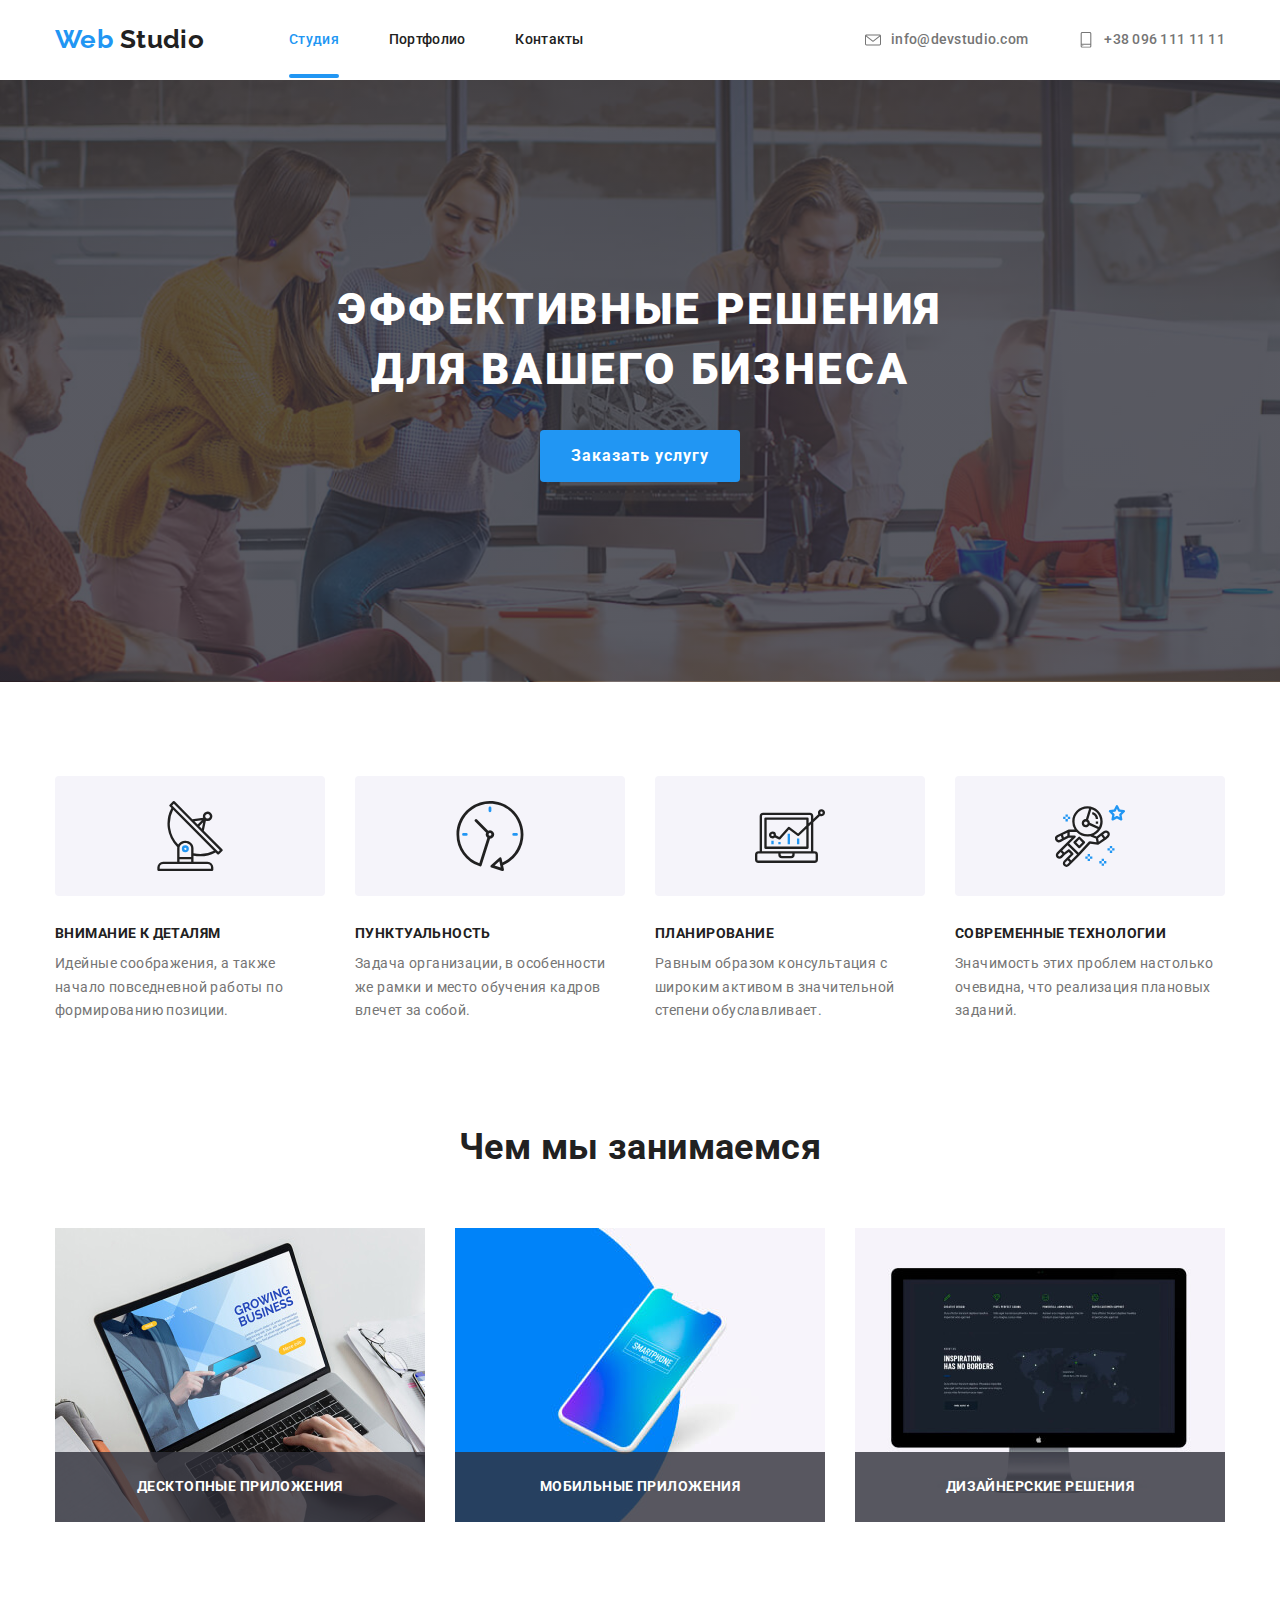
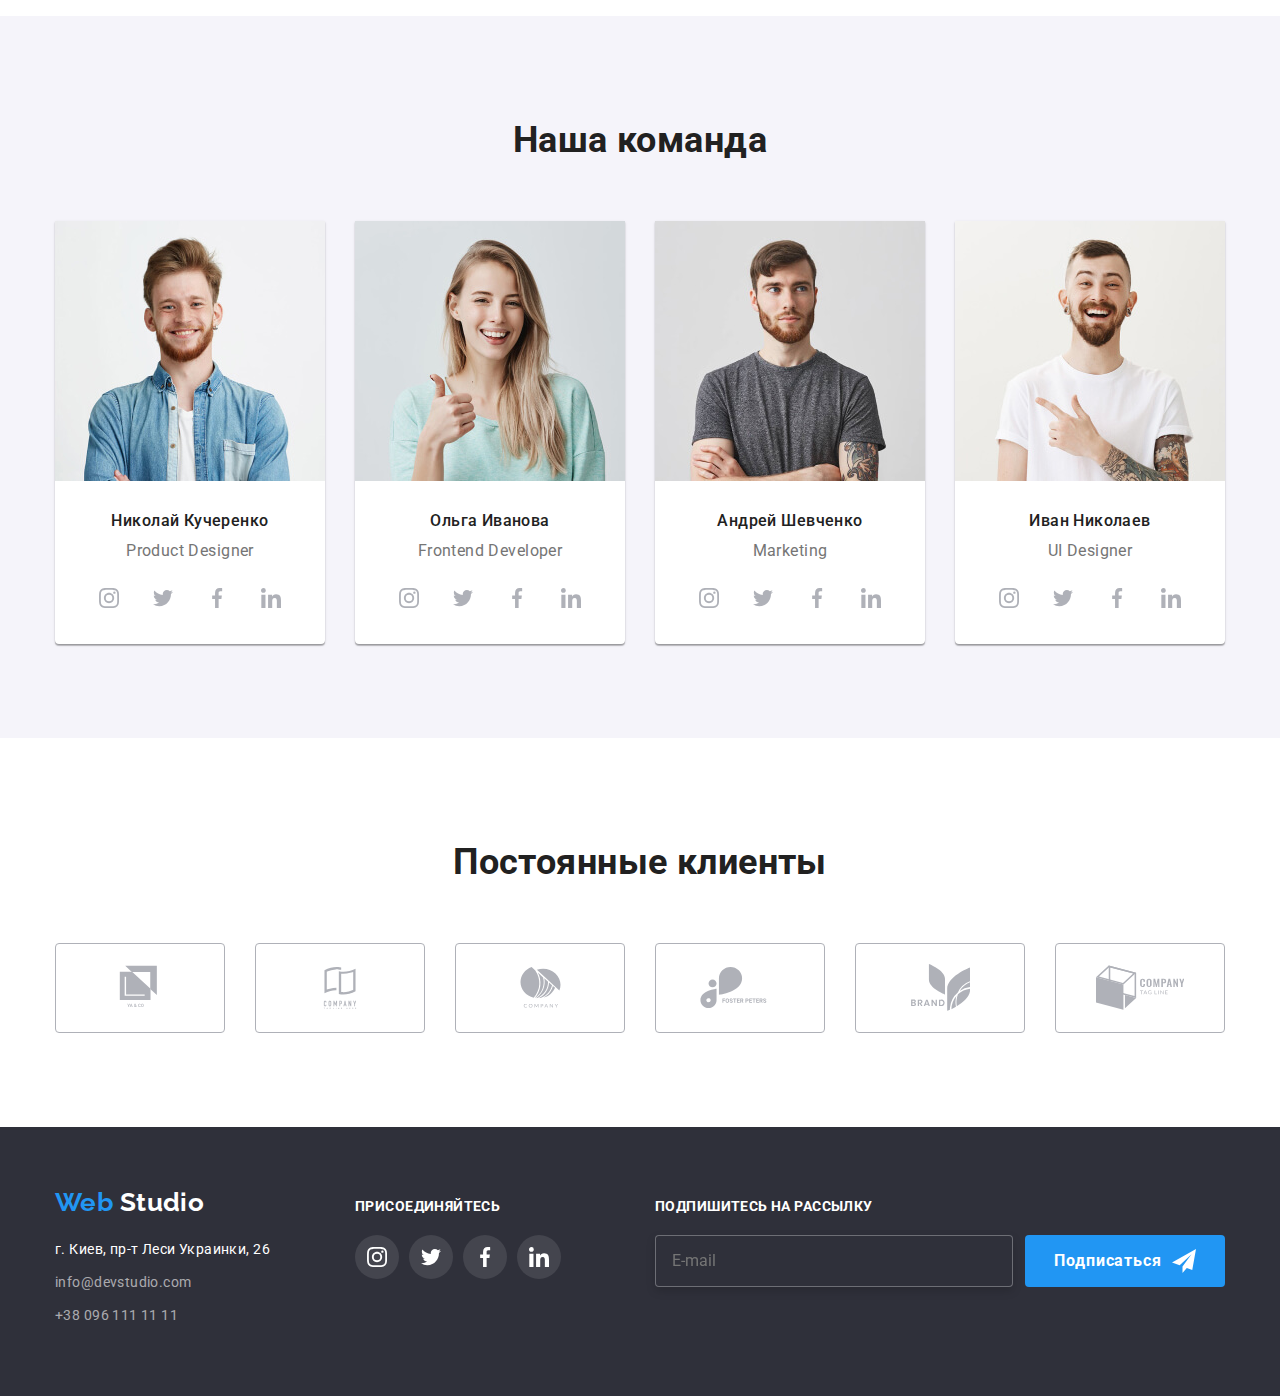
<file: index.html>
<!DOCTYPE html>
<html lang="ru">
<head>
    <meta charset="UTF-8">
    <meta name="viewport" content="width=device-width, initial-scale=1.0">
    <title>WebStudio</title>
    <link href="https://fonts.googleapis.com/css2?family=Raleway:wght@700&family=Roboto:wght@400;500;700&display=swap"
        rel="stylesheet">
    <link rel="stylesheet" href="./css/normalize.css">
    <link rel="stylesheet" href="./css/styles.css">
</head>
<body>
    <!-- неизменная шапка сайта -->
    <header>
    
        <div class="container header">
    
            <a href="" class="logo"><span class="part-first">Web</span><span class="part-second"> Studio</span></a>
    
            <nav class="navigation">
                <ul class="nav list">
                    <li class="nav-item"><a class="active-page" href="./index.html">Студия</a></li>
                    <li class="nav-item"><a class="" href="./portfolio.html">Портфолио</a></li>
                    <li class="nav-item"><a class="" href="./contacts.html">Контакты</a></li>
                </ul>
            </nav>
    
            <ul class="contacts list contacts-container">
                <li class="contact-item"><a href="mailto:info@devstudio.com">
                        <svg class="contact-icon">
                            <use href="./images/sprite.svg#icon-envelope"></use>
                        </svg>info@devstudio.com</a></li>
                <li class="contact-item"><a href="tel:00380961111111">
                        <svg class="contact-icon">
                            <use href="./images/sprite.svg#icon-smartphone"></use>
                        </svg>+38 096 111 11 11</a></li>
            </ul>
    
        </div>
    
    </header>

    <main>
        <!-- герой -->
        <section class="section">
            <div class="hero">
                <h1>Эффективные решения<br> для вашего бизнеса</h1>
                <button class="btn" type="button" data-open-modal> Заказать услугу</button>
            </div>
        </section>
        
        <!-- наши преимущества -->
        <section class="advantages section">
           <div class="container">
                <h2 hidden>Наши преимущества</h2> <!-- заголовок будет невидимым, но должен существовать -->
                <ul class="advantages-list list">
                    <li class="advantages-list-item">
                        <div class="adventages-icon">
                            <svg width=70 height=70>
                                <use href="./images/sprite.svg#icon-antenna"></use>
                            </svg>
                        </div>
                        <h3>Внимание к деталям</h3>
                        <p>Идейные соображения, а также начало повседневной работы по формированию позиции.</p>
                    </li>
                    <li class="advantages-list-item">
                        <div class="adventages-icon">
                            <svg width=70 height=70>
                                <use href="./images/sprite.svg#icon-clock"></use>
                            </svg>
                        </div>
                        <h3>Пунктуальность</h3>
                        <p>Задача организации, в особенности же рамки и место обучения кадров влечет за собой.</p>
                    </li>
                    <li class="advantages-list-item">
                        <div class="adventages-icon">
                            <svg width=70 height=70>
                                <use href="./images/sprite.svg#icon-diagram"></use>
                            </svg>
                        </div>
                        <h3>Планирование</h3>
                        <p>Равным образом консультация с широким активом в значительной степени обуславливает.</p>
                    </li>
                    <li class="advantages-list-item">
                        <div class="adventages-icon">
                            <svg width=70 height=70>
                                <use href="./images/sprite.svg#icon-astronaut"></use>
                            </svg>
                        </div>
                        <h3>Современные технологии</h3>
                        <p>Значимость этих проблем настолько очевидна, что реализация плановых заданий.</p>
                    </li>
                </ul>
           </div>
        </section>

        <!-- Чем мы занимаемся -->
        <section class="activities section">
            <div class="container">
                <h2 class="section-title">Чем мы занимаемся</h2>
                <ul class="activities-list list">
                    <li class="activities-list-item">
                        <h3>Десктопные приложения</h3>
                        <img src="./images/laptop1.jpg" alt="пк" width="370" height="294">
                    </li>
                    <li class="activities-list-item">
                        <h3>Мобильные приложения</h3>
                        <img src="./images/phone2.jpg" alt="мобильный телефон" width="370" height="294">
                    </li>
                    <li class="activities-list-item">
                        <h3>Дизайнерские решения</h3>
                        <img src="./images/monitor3.jpg" alt="монитор" width="370" height="294">
                    </li>
                </ul>
            </div>
    
        </section>

        <!-- Наша команда -->
        <section class="team section">
            <div class="container">
                <h2 class="section-title">Наша команда</h2>
                <ul class="our-team-list list">
                    <li class="our-team-list-item">
                        <img src="./images/person1.jpg" alt="фото Кучеренко" width="270" height="260">
                        <h3>Николай Кучеренко</h3>
                        <p>Product Designer</p>
                        <ul class="sm-list list link">
                            <li class="sm-list-item">
                                <a class="sm-list-item-icon" href="" aria-label="insta icon">
                                    <svg class="item-icon">
                                        <use href="./images/sprite.svg#icon-instagram"></use>
                                    </svg>
                            </a></li>
                            <li class="sm-list-item">
                                <a class="sm-list-item-icon" href="" aria-label="twitter icon">
                                <svg class="item-icon">
                                    <use href="./images/sprite.svg#icon-twitter"></use>
                                </svg>
                            </a></li>
                            <li class="sm-list-item">
                                <a class="sm-list-item-icon" href="" aria-label="facebook icon">
                                <svg class="item-icon">
                                    <use href="./images/sprite.svg#icon-facebook"></use>
                                </svg>
                            </a></li>
                            <li class="sm-list-item">
                                <a class="sm-list-item-icon" href="" aria-label="linkedin icon">
                                <svg class="item-icon">
                                    <use href="./images/sprite.svg#icon-linkedin"></use>
                                </svg>
                            </a></li>
                        </ul>
                    </li>
                    <li class="our-team-list-item">
                        <img src="./images/person2.jpg" alt="фото Иванова" width="270" height="260">
                        <h3>Ольга Иванова</h3>
                        <p>Frontend Developer</p>
                        <ul class="sm-list list link">
                            <li class="sm-list-item">
                                <a class="sm-list-item-icon" href="" aria-label="insta icon">
                                    <svg class="item-icon">
                                        <use href="./images/sprite.svg#icon-instagram"></use>
                                    </svg>
                                </a></li>
                            <li class="sm-list-item">
                                <a class="sm-list-item-icon" href="" aria-label="twitter icon">
                                    <svg class="item-icon" >
                                        <use href="./images/sprite.svg#icon-twitter"></use>
                                    </svg>
                                </a></li>
                            <li class="sm-list-item">
                                <a class="sm-list-item-icon" href="" aria-label="facebook icon">
                                    <svg class="item-icon">
                                        <use href="./images/sprite.svg#icon-facebook"></use>
                                    </svg>
                                </a></li>
                            <li class="sm-list-item">
                                <a class="sm-list-item-icon" href="" aria-label="linkedin icon">
                                    <svg class="item-icon">
                                        <use href="./images/sprite.svg#icon-linkedin"></use>
                                    </svg>
                                </a></li>
                        </ul>
                    </li>
                    <li class="our-team-list-item">
                        <img src="./images/person3.jpg" alt="фото Шевченко" width="270" height="260">
                        <h3>Андрей Шевченко</h3>
                        <p>Marketing</p>
                        <ul class="sm-list list link">
                            <li class="sm-list-item">
                                <a class="sm-list-item-icon" href="" aria-label="insta icon">
                                    <svg class="item-icon">
                                        <use href="./images/sprite.svg#icon-instagram"></use>
                                    </svg>
                                </a></li>
                            <li class="sm-list-item">
                                <a class="sm-list-item-icon" href="" aria-label="twitter icon">
                                    <svg class="item-icon">
                                        <use href="./images/sprite.svg#icon-twitter"></use>
                                    </svg>
                                </a></li>
                            <li class="sm-list-item">
                                <a class="sm-list-item-icon" href="" aria-label="facebook icon">
                                    <svg class="item-icon">
                                        <use href="./images/sprite.svg#icon-facebook"></use>
                                    </svg>
                                </a></li>
                            <li class="sm-list-item">
                                <a class="sm-list-item-icon" href="" aria-label="linkedin icon">
                                    <svg class="item-icon">
                                        <use href="./images/sprite.svg#icon-linkedin"></use>
                                    </svg>
                                </a></li>
                        </ul>
                    </li>
                    <li class="our-team-list-item">
                        <img src="./images/person4.jpg" alt="фото Николаев" width="270" height="260">
                        <h3>Иван Николаев</h3>
                        <p>UI Designer</p>
                        <ul class="sm-list list link">
                            <li class="sm-list-item">
                                <a class="sm-list-item-icon" href="" aria-label="insta icon">
                                    <svg class="item-icon">
                                        <use href="./images/sprite.svg#icon-instagram"></use>
                                    </svg>
                                </a></li>
                            <li class="sm-list-item">
                                <a class="sm-list-item-icon" href="" aria-label="twitter icon">
                                    <svg class="item-icon">
                                        <use href="./images/sprite.svg#icon-twitter"></use>
                                    </svg>
                                </a></li>
                            <li class="sm-list-item">
                                <a class="sm-list-item-icon" href="" aria-label="facebook icon">
                                    <svg class="item-icon">
                                        <use href="./images/sprite.svg#icon-facebook"></use>
                                    </svg>
                                </a></li>
                            <li class="sm-list-item">
                                <a class="sm-list-item-icon" href="" aria-label="linkedin icon">
                                    <svg class="item-icon">
                                        <use href="./images/sprite.svg#icon-linkedin"></use>
                                    </svg>
                                </a></li>
                        </ul>
                    </li>
                </ul>
            </div>
        </section>

        <!-- Постоянные клиенты -->
        <section class="clients section">
            <div class="container">
                <h2 class="section-title">Постоянные клиенты</h2>
                
                <ul class="clients-list list link">
                    <li class="clients-list-item">
                        <a class="client" href="" target="_blank">
                            <svg class="company-logo" width=44.27 height=49.23>
                                <use href="./images/sprite.svg#icon-logo1"></use>
                            </svg>
                        </a>
                    </li>
                    <li class="clients-list-item">
                        <a class="client" href="" target="_blank">
                            <svg class="company-logo" width=42 height=52>
                                <use href="./images/sprite.svg#icon-logo2"></use>
                            </svg>
                        </a>
                    </li>
                    <li class="clients-list-item">
                        <a class="client" href="" target="_blank">
                            <svg class="company-logo" width=41 height=42.6>
                                <use href="./images/sprite.svg#icon-logo3"></use>
                            </svg>
                        </a>
                    </li>
                    <li class="clients-list-item">
                        <a class="client" href="" target="_blank">
                            <svg class="company-logo" width=79.66 height=42.02>
                                <use href="./images/sprite.svg#icon-logo4"></use>
                            </svg>
                        </a>
                    </li>
                    <li class="clients-list-item">
                        <a class="client" href="" target="_blank">
                            <svg class="company-logo" width=59 height=47>
                                <use href="./images/sprite.svg#icon-logo5"></use>
                            </svg>
                        </a>
                    </li>
                    <li class="clients-list-item">
                        <a class="client" href="" target="_blank">
                            <svg class="company-logo" width=88.48 height=45.44>
                                <use href="./images/sprite.svg#icon-logo6"></use>
                            </svg>
                        </a>
                    </li>
                </ul>
            </div>

        </section>

    </main>

<!-- футер -->

    <footer>
        <div class="footer-container container">
            <div class="footer-info">
                    <a class="logo footer-logo" href=""><span class="part-first">Web</span><span class="part-second"> Studio</span></a>
    
                <address class="location">
                    <a class="map" href="https://goo.gl/maps/HwrvqcL7cg5Yp1Jj8">г. Киев, пр-т Леси Украинки, 26</a>
    
                    <ul class="footer-contacts list">
                        <li><a class="footer-contacts-details" href="mailto:info@devstudio.com">info@devstudio.com</a></li>
                        <li><a class="footer-contacts-details" href="tel:00380961111111">+38 096 111 11 11</a></li>
                    </ul>
                </address>
            </div>
    
            <div class="footer-attention">
                <div class="join">
                    <b class="attention">Присоединяйтесь</b>
                    <ul class="sm-list list link">
                        <li class="sm-list-item">
                            <a class="sm-list-item-icon" href="" aria-label="insta icon">
                                <svg class="item-icon">
                                        <use href="./images/sprite.svg#icon-instagram"></use>
                                    </svg>
                            </a></li>
                        <li class="sm-list-item">
                            <a class="sm-list-item-icon" href="" aria-label="twitter icon">
                                <svg class="item-icon">
                                        <use href="./images/sprite.svg#icon-twitter"></use>
                                    </svg>
                            </a></li>
                        <li class="sm-list-item">
                            <a class="sm-list-item-icon" href="" aria-label="facebook icon">
                                <svg class="item-icon">
                                        <use href="./images/sprite.svg#icon-facebook"></use>
                                    </svg>
                            </a></li>
                        <li class="sm-list-item">
                            <a class="sm-list-item-icon" href="" aria-label="linkedin icon">
                                <svg class="item-icon">
                                        <use href="./images/sprite.svg#icon-linkedin"></use>
                                    </svg></a></li>
                    </ul>
                </div>
    
    
                <div class="subscibe">
                    <b class="attention">Подпишитесь на рассылку</b>
                    <form class="subscribe-form">
                        <input class="subscribe-input" type="email" name="email" placeholder="E-mail" autocomplete="email ">
                        <button class="subscribe-button btn" type="submit">Подписаться</button>
                    </form>
                </div>
            </div>
        </div>
    </footer>


    <div class="backdrop is-hidden" data-backdrop>
        
            <form class="modal js-order-form">
                <button class="close-button" type="button" data-close-modal>
                    <svg class="close-icon">
                        <use href="./images/modal-sprite.svg#icon-close"></use>
                    </svg>
                </button>
            
                <p>Оставьте свои данные, мы вам перезвоним</p>
            
                <div class="form-field">
                    <input class="form-input" type="text" name="name" id="name" required placeholder=" ">
                    <label class="form-label" for="name">Имя</label>
                    <svg class="form-icon">
                        <use href="./images/modal-sprite.svg#icon-person"></use>
                    </svg>
                </div>
            
                <div class="form-field">
                    <input class="form-input" type="tel" name="tel" id="tel" required placeholder=" ">
                    <label class="form-label" for="tel">Телефон</label>
                    <svg class="form-icon">
                        <use href="./images/modal-sprite.svg#icon-phone"></use>
                    </svg>
                </div>
            
            
                <div class="form-field">
                    <input class="form-input" type="email" name="email" id="email" required placeholder=" ">
                    <label class="form-label" for="email">Почта</label>
                    <svg class="form-icon">
                        <use href="./images/modal-sprite.svg#icon-email"></use>
                    </svg>
                </div>
            
                <div class="form-field last">
                    <label for="comment"></label>
                    <textarea class="form-input comment" name="comment" id="comment" placeholder="Комментарий"></textarea>
                </div>
            
                <div class="policy">
                    <input class="checkbox" type="checkbox" name="policy" id="policy" required>
                    <label class="policy-required" for="policy">Соглашаюсь с рассылкой и принимаю <span><a href="">Условия договора</a></span></label>
                </div>
            
                <button class="submit-button btn" type="submit">Отправить</button>
            </form>
</div>

        <script>
            (() => {
                document
                    .querySelector('.js-order-form')
                    .addEventListener('submit', e => {
                        e.preventDefault();

                        new FormData(e.currentTarget).forEach((value, name) =>
                            console.log(`${name}: ${value}`),
                        );

                        e.currentTarget.reset();
                    });
            })();
        </script>

    <script>
        const refs = {
            openModalBtn: document.querySelector("[data-open-modal]"),
            closeModalBtn: document.querySelector("[data-close-modal]"),
            backdrop: document.querySelector("[data-backdrop]"),
        };

        refs.openModalBtn.addEventListener("click", toggleModal);
        refs.closeModalBtn.addEventListener("click", toggleModal);

        refs.backdrop.addEventListener("click", logBackdropClick);

        function toggleModal() {
            refs.backdrop.classList.toggle("is-hidden");
        }

        function logBackdropClick() {
            console.log("Это клик в бекдроп");
        }
    </script>

</body>
</html>
</file>
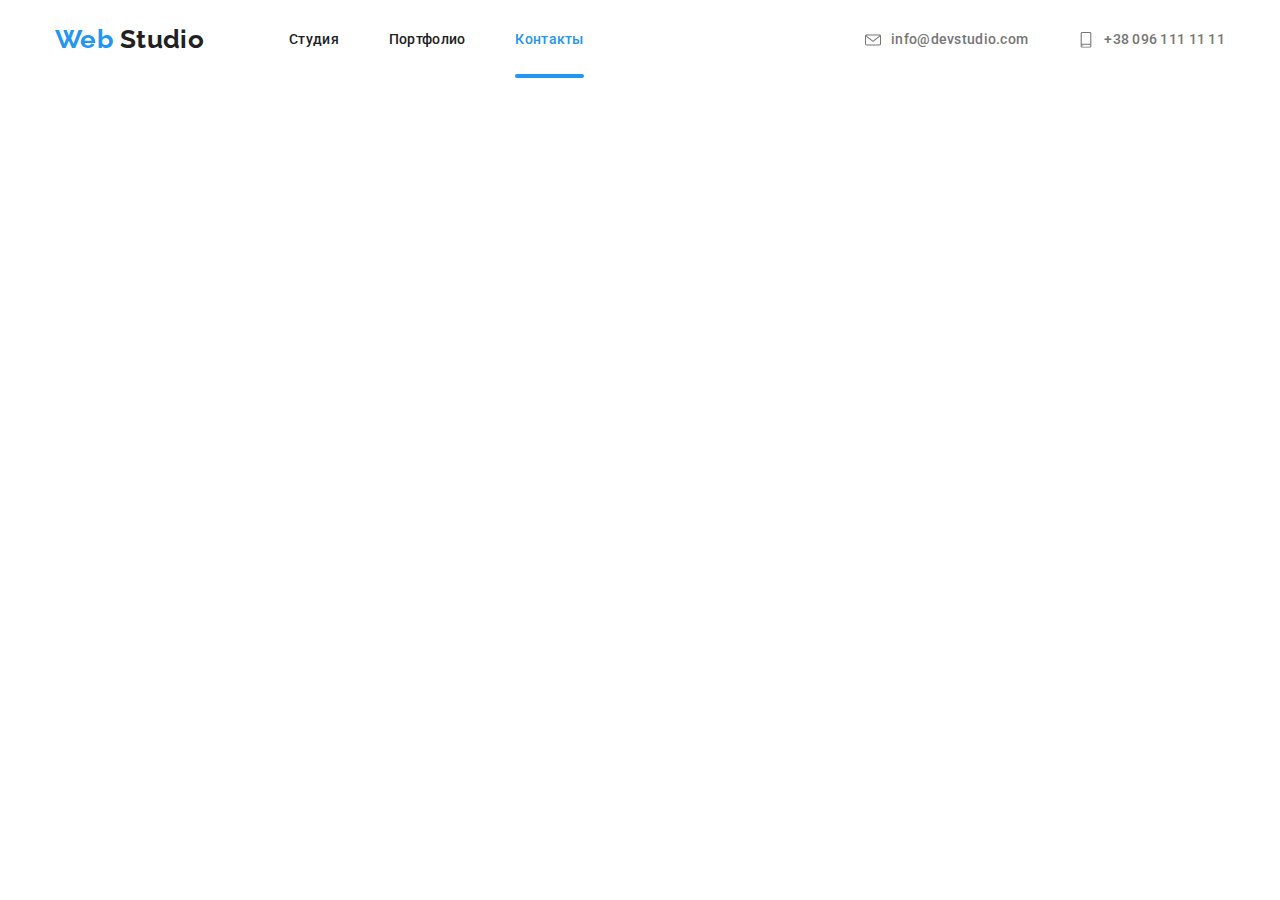
<file: contacts.html>
<!DOCTYPE html>
<html lang="ru">

<head>
    <meta charset="UTF-8">
    <meta name="viewport" content="width=device-width, initial-scale=1.0">
    <title>WebStudio</title>
    <link href="https://fonts.googleapis.com/css2?family=Raleway:wght@700&family=Roboto:wght@400;500;700&display=swap"
        rel="stylesheet">
    <link rel="stylesheet" href="./css/normalize.css">
    <link rel="stylesheet" href="./css/styles.css">
</head>

<body>
    <!-- неизменная шапка сайта -->
    <header>
    
        <div class="container header">
    
            <a href="" class="logo"><span class="part-first">Web</span><span class="part-second"> Studio</span></a>
    
            <nav class="navigation">
                <ul class="nav list">
                    <li class="nav-item"><a class="" href="./index.html">Студия</a></li>
                    <li class="nav-item"><a class="" href="./portfolio.html">Портфолио</a></li>
                    <li class="nav-item"><a class="active-page" href="./contacts.html">Контакты</a></li>
                </ul>
            </nav>
    
            <ul class="contacts list contacts-container">
                <li class="contact-item"><a href="mailto:info@devstudio.com">
                        <svg class="contact-icon">
                            <use href="./images/sprite.svg#icon-envelope"></use>
                        </svg>info@devstudio.com</a></li>
                <li class="contact-item"><a href="tel:00380961111111">
                        <svg class="contact-icon">
                            <use href="./images/sprite.svg#icon-smartphone"></use>
                        </svg>+38 096 111 11 11</a></li>
            </ul>
    
        </div>
    
    </header>

                <!-- <form class="js-order-form">

                    <p>Оставьте свои данные, мы вам перезвоним</p>
        
                    <div class="form-field">
                        <input class="form-input" type="text" name="name" id="name">
                        <label class="form-label"for="name"><svg class="form-icon">
                                <use href="./images/modal-sprite.svg#icon-person"></use></svg>Имя</label>
                    </div>

                    <div class="form-field">
                        <input class="form-input" type="tel" name="tel" id="tel">
                        <label class="form-label" for="tel"><svg class="form-icon">
                            <use href="./images/modal-sprite.svg#icon-phone"></use>
                        </svg>Телефон</label>
                    </div>


                    <div class="form-field">
                        <input class="form-input" type="email" name="email" id="email">
                        <label class="form-label" for="email"><svg class="form-icon">
                            <use href="./images/modal-sprite.svg#icon-email"></use>
                        </svg>Почта</label>
                    </div>

                    <div class="form-field last">
                        <label for="comment"></label>
                        <textarea class="form-input" class="comment" name="comment" id="comment" placeholder="Комментарий"></textarea>
                    </div>

                    <div class="policy">
                        <input type="checkbox" name="policy" id="policy">
                        <label for="policy">Соглашаюсь с рассылкой и принимаю <span><a href="">Условия договора</a></span></label>
                    </div>
                        
                    <button class="submit-button btn" type="submit">Отправить</button>
                </form>

                
 
    <script>
        (() => {
            document
                .querySelector('.js-order-form')
                .addEventListener('submit', e => {
                    e.preventDefault();

                    new FormData(e.currentTarget).forEach((value, name) =>
                        console.log(`${name}: ${value}`),
                    );

                    e.currentTarget.reset();
                });
        })();
    </script> -->

</body>
</html>
</file>
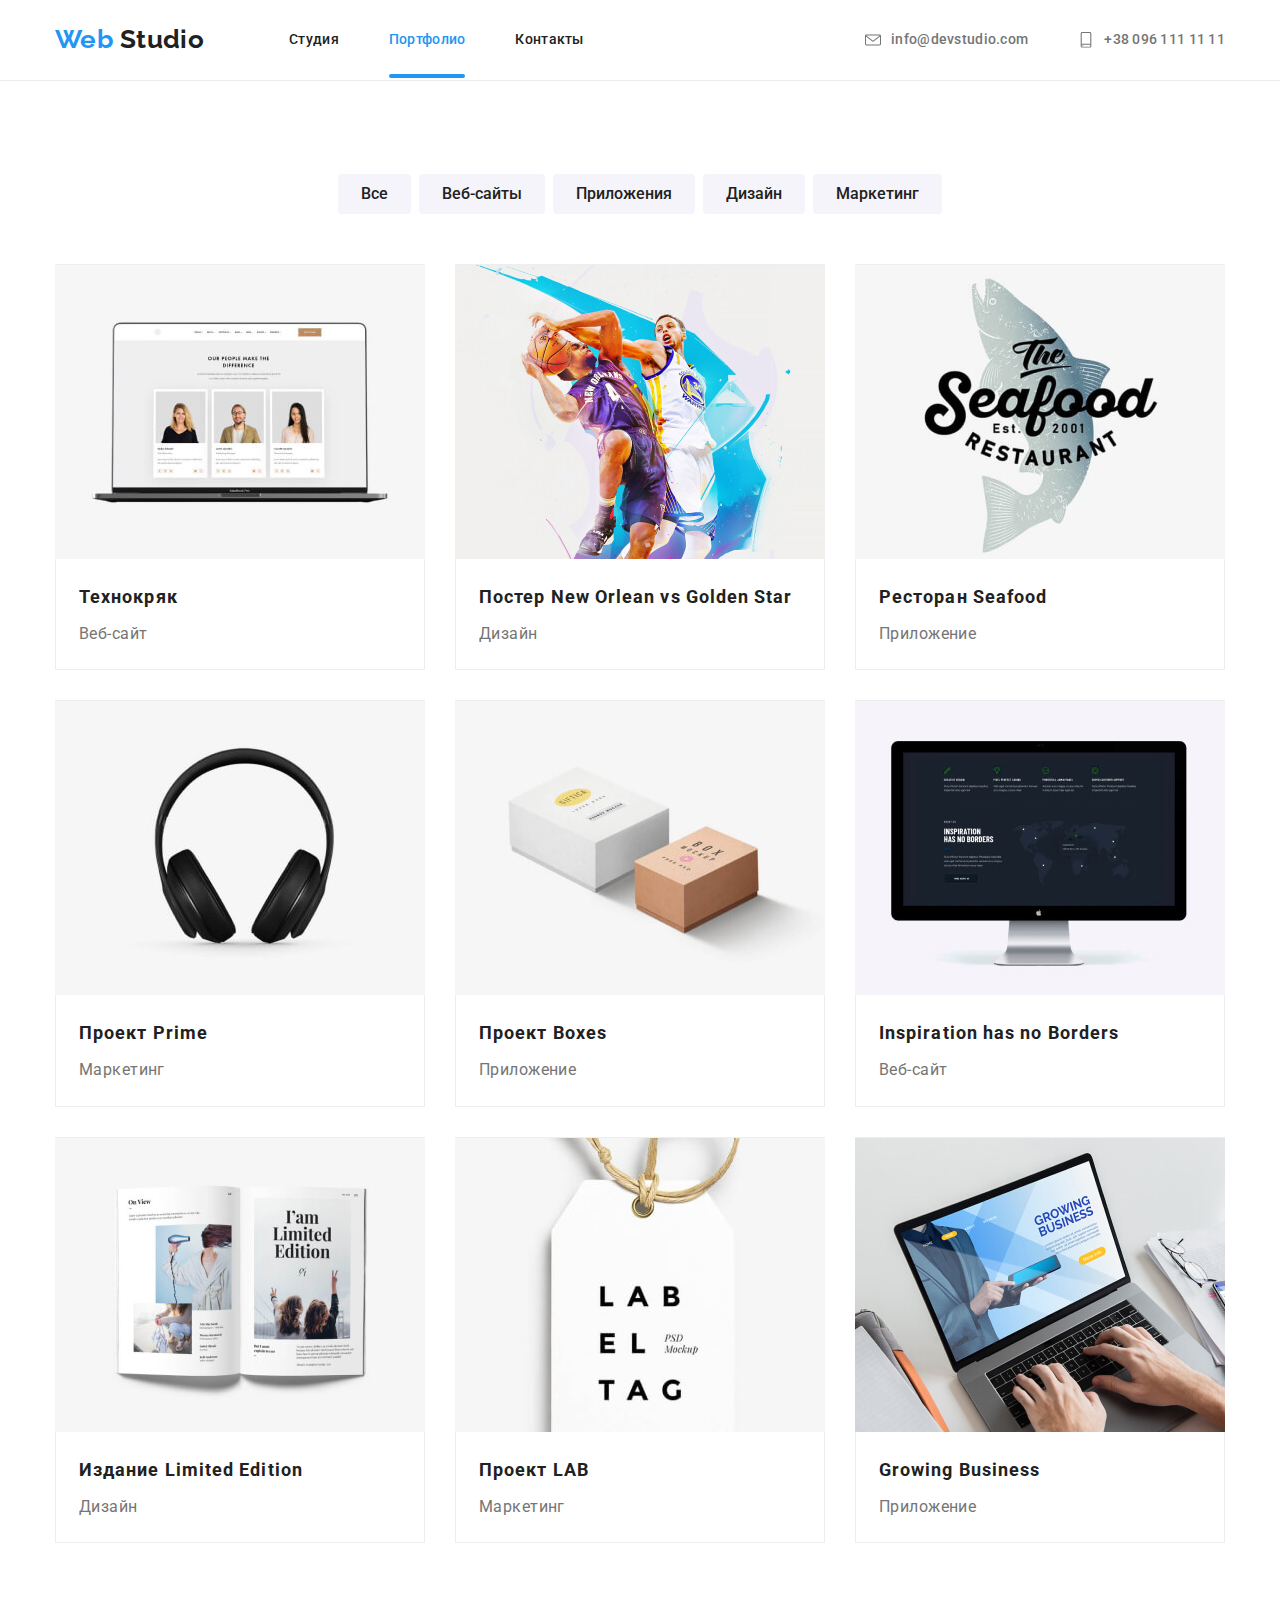
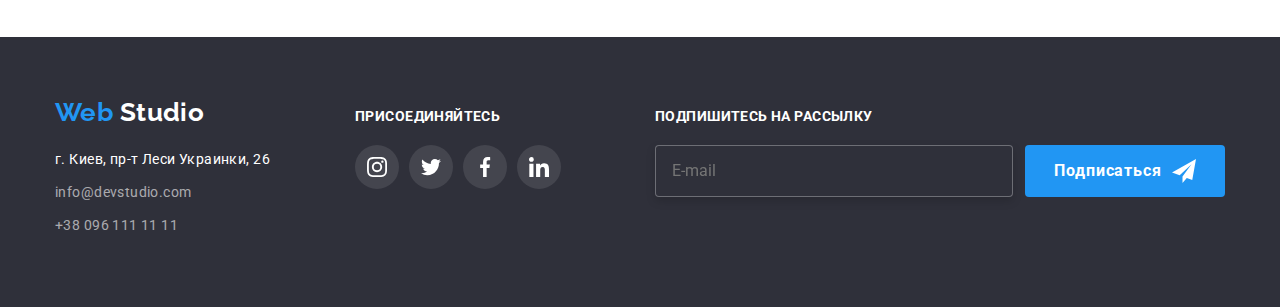
<file: portfolio.html>
<!DOCTYPE html>
<html lang="ru">

<head>
    <meta charset="UTF-8">
    <meta name="viewport" content="width=device-width, initial-scale=1.0">
    <title>WebStudio</title>
    <link href="https://fonts.googleapis.com/css2?family=Raleway:wght@700&family=Roboto:wght@400;500;700&display=swap"
        rel="stylesheet">
    <link rel="stylesheet" href="./css/normalize.css">
    <link rel="stylesheet" href="./css/styles.css">
</head>

<body>
    <!-- неизменная шапка сайта -->
<header>

    <div class="container header">

        <a href="" class="logo"><span class="part-first">Web</span><span class="part-second"> Studio</span></a>

        <nav class="navigation">
            <ul class="nav list">
                <li class="nav-item"><a class="studia" href="./index.html">Студия</a></li>
                <li class="nav-item"><a class="active-page port" href="./portfolio.html">Портфолио</a></li>
                <li class="nav-item"><a class="kontakty" href="./contacts.html">Контакты</a></li>
            </ul>
        </nav>

        <ul class="contacts list contacts-container">
            <li class="contact-item"><a href="mailto:info@devstudio.com">
                    <svg class="contact-icon">
                        <use href="./images/sprite.svg#icon-envelope"></use>
                    </svg>info@devstudio.com</a></li>
            <li class="contact-item"><a href="tel:00380961111111">
                    <svg class="contact-icon">
                        <use href="./images/sprite.svg#icon-smartphone"></use>
                    </svg>+38 096 111 11 11</a></li>
        </ul>

    </div>

</header>

    <main class="portfolio-page">

        <section class="container portfolio">
            <h1 hidden>Портфолио</h1>
            
                <ul class="button-list list link">
                    <li class="item"><button class="portfolio-button">Все</button></li>
                    <li class="item"><button class="portfolio-button">Веб-сайты</button></li>
                    <li class="item"><button class="portfolio-button">Приложения</button></li>
                    <li class="item"><button class="portfolio-button">Дизайн</button></li>
                    <li class="item"><button class="portfolio-button">Маркетинг</button></li>
                </ul>

                <ul class="portfolio-list list link">
                    <li class="portfolio-list-item">
                        <a href="">
                            <div class="overlay">
                                <img src="./img-portfolio/img.jpg" alt="ноутбук" width="370" height="294">
                                <p class="portfolio-description">Технокряк это современная площадка распространения коронавируса. Компании
                                        используют эту платформу для цифрового
                                        шпионажа и атак на защищённые сервера конкурентов.</p>                                    
                            </div>
                            <h2>Технокряк</h2>
                            <p class="portfolio-type">Веб-сайт</p>
                        </a>
                    </li>
                    
                    <li class="portfolio-list-item">
                        <a href="">
                            <div class="overlay">
                                <img src="./img-portfolio/img-1.jpg" alt="баскетболисты" width="370" height="294">
                                <p class="portfolio-description">Технокряк это современная площадка распространения коронавируса. Компании
                                используют эту платформу для цифрового
                                шпионажа и атак на защищённые сервера конкурентов.</p>
                            </div>
                            <h2 lang="en">Постер New Orlean vs Golden Star</h2>
                            <p class="portfolio-type">Дизайн</p>
                        </a>
                    </li>
                    <li class="portfolio-list-item">
                        <a href="">
                            <div class="overlay">
                                <img src="./img-portfolio/img-2.jpg" alt="ресторан морепродуктов" width="370" height="294">
                                <p class="portfolio-description">Технокряк это современная площадка распространения коронавируса. Компании
                                используют эту платформу для цифрового
                                шпионажа и атак на защищённые сервера конкурентов.</p>
                            </div>
                            <h2>Ресторан Seafood</h2>
                            <p class="portfolio-type">Приложение</p>
                        </a>
                    </li>

                    <li class="portfolio-list-item">
                        <a href="">
                            <div class="overlay">
                                <img src="./img-portfolio/img-3.jpg" alt="наушники" width="370" height="294">
                                <p class="portfolio-description">Технокряк это современная площадка распространения коронавируса. Компании
                                используют эту платформу для цифрового
                                шпионажа и атак на защищённые сервера конкурентов.</p>
                            </div>
                            <h2>Проект Prime</h2>
                            <p class="portfolio-type">Маркетинг</p>
                        </a>
                    </li>

                    <li class="portfolio-list-item">
                        <a href="">
                            <div class="overlay">
                                <img src="./img-portfolio/img-4.jpg" alt="ящики" width="370" height="294">
                                <p class="portfolio-description">Технокряк это современная площадка распространения коронавируса. Компании
                                используют эту платформу для цифрового
                                шпионажа и атак на защищённые сервера конкурентов.</p>
                            </div>
                            <h2>Проект Boxes</h2>
                            <p class="portfolio-type">Приложение</p>                            
                        </a>
                    </li>

                    <li class="portfolio-list-item">
                        <a href="">
                            <div class="overlay">
                                <img src="./img-portfolio/img-5.jpg" alt="экран компьютера" width="370" height="294">
                                <p class="portfolio-description">Технокряк это современная площадка распространения коронавируса. Компании
                                    используют эту платформу для цифрового
                                    шпионажа и атак на защищённые сервера конкурентов.</p>
                            </div>
                            <h2 lang="en">Inspiration has no Borders</h2>
                            <p class="portfolio-type">Веб-сайт</p>
                        </a>
                    </li>

                    <li class="portfolio-list-item">
                        <a href="">
                            <div class="overlay">
                                <img src="./img-portfolio/img-6.jpg" alt="открытая книга" width="370" height="294">
                                <p class="portfolio-description">Технокряк это современная площадка распространения коронавируса. Компании
                                    используют эту платформу для цифрового
                                    шпионажа и атак на защищённые сервера конкурентов.</p>
                            </div>
                            <h2>Издание Limited Edition</h2>
                            <p class="portfolio-type">Дизайн</p>                             
                         </a> 
                    </li>

                    <li class="portfolio-list-item">
                        <a href="">
                            <div class="overlay">
                                <img src="./img-portfolio/img-7.jpg" alt="метка" width="370" height="294">
                                <p class="portfolio-description">Технокряк это современная площадка распространения коронавируса. Компании
                                    используют эту платформу для цифрового
                                    шпионажа и атак на защищённые сервера конкурентов.</p>
                            </div>
                            <h2>Проект LAB</h2>
                            <p class="portfolio-type">Маркетинг</p>
                        </a>
                    </li>

                    <li class="portfolio-list-item">
                        <a href="">
                            <div class="overlay">
                                <img src="./img-portfolio/img-8.jpg" alt="портативный компьютер" width="370" height="294">
                                <p class="portfolio-description">Технокряк это современная площадка распространения коронавируса. Компании
                                    используют эту платформу для цифрового
                                    шпионажа и атак на защищённые сервера конкурентов.</p>
                            </div>                            
                            <h2 lang="en">Growing Business</h2>
                            <p class="portfolio-type">Приложение</p>
                        </a>
                    </li>
                </ul>
        </section>

    </main>

    <footer>
        <div class="footer-container container">
            <div class="footer-info">
                <a class="logo footer-logo" href=""><span class="part-first">Web</span><span class="part-second">
                        Studio</span></a>
    
                <address class="location">
                    <a class="map" href="https://goo.gl/maps/HwrvqcL7cg5Yp1Jj8">г. Киев, пр-т Леси Украинки, 26</a>
    
                    <ul class="footer-contacts list">
                        <li><a class="footer-contacts-details" href="mailto:info@devstudio.com">info@devstudio.com</a></li>
                        <li><a class="footer-contacts-details" href="tel:00380961111111">+38 096 111 11 11</a></li>
                    </ul>
                </address>
            </div>
    
            <div class="footer-attention">
                <div class="join">
                    <b class="attention">Присоединяйтесь</b>
                    <ul class="sm-list list link">
                        <li class="sm-list-item">
                            <a class="sm-list-item-icon" href="" aria-label="insta icon">
                                <svg class="item-icon">
                                    <use href="./images/sprite.svg#icon-instagram"></use>
                                </svg>
                            </a></li>
                        <li class="sm-list-item">
                            <a class="sm-list-item-icon" href="" aria-label="twitter icon">
                                <svg class="item-icon">
                                    <use href="./images/sprite.svg#icon-twitter"></use>
                                </svg>
                            </a></li>
                        <li class="sm-list-item">
                            <a class="sm-list-item-icon" href="" aria-label="facebook icon">
                                <svg class="item-icon">
                                    <use href="./images/sprite.svg#icon-facebook"></use>
                                </svg>
                            </a></li>
                        <li class="sm-list-item">
                            <a class="sm-list-item-icon" href="" aria-label="linkedin icon">
                                <svg class="item-icon">
                                    <use href="./images/sprite.svg#icon-linkedin"></use>
                                </svg></a></li>
                    </ul>
                </div>
    
    
                <div class="subscibe">
                    <b class="attention">Подпишитесь на рассылку</b>
                    <form class="subscribe-form">
                        <input class="subscribe-input" type="email" name="email" placeholder="E-mail" autocomplete="email ">
                        <button class="subscribe-button btn" type="submit">Подписаться</button>
                    </form>
                </div>
            </div>
        </div>
    </footer>
</body>

</html>
</file>
<file: css/styles.css>
:root{
    --primary-text-color: #757575;
    --black-title-color: #212121;
    --white-title-color: #ffffff;
    --additional-color: #2196F3;

    --primary-bgc: #ffffff;
    --secondary-bgc: #F5F4FA;
    --button-bcg: #F5F4FA;
    --temporary-bgc: #c2c2c2;
    --footer-bgc:#2f303a;
}


html{
    box-sizing: border-box;
}

*, ::before, ::after{
    box-sizing: inherit; 
}
  

body{
    color:var(--primary-text-color);
    background-color: var(--primary-bgc);
    font-family: Roboto, sans-serif;
    font-size: 14px;
    line-height: 1.14;
    letter-spacing: 0.03em;
    
    
}
.list{
    list-style: none;
    padding: 0;
    margin: 0;
}

.link{
    font-size: 0;
}

h1, h2, h3, h4, h5, h6, p, b {
    margin: 0px;
}

.nav .active-page{
    color: var(--additional-color);
}

.section-title{
    color: var(--black-title-color);
    font-weight: 700;
    font-size: 36px;
    line-height: 1.7;

    text-align: center;
    margin-bottom: 50px;
}

.current{
    color: var(--additional-color);
}

.container{
    display: block;
    width: 1200px;
    padding-right: 15px;
    padding-left: 15px;
    margin-left: auto;
    margin-right: auto;
}

/* LOGO */
.part-first{
    color: var(--additional-color);
}

.part-second{
    color: var(--black-title-color);
}

.footer-logo .part-second{
    color: #ffffff;
}

.logo{
    font-family: Raleway, sans-serif;
    text-decoration: none;
    font-weight: bold;
    font-size: 26px;
    line-height: 1.2;
    margin-right: 85px;
    padding-bottom: 25px;
    padding-top: 24px;
}

/* NAVIGATION */

.nav a{
    color: var(--black-title-color);
    text-decoration: none;
    font-weight: 500;
    letter-spacing: 0.02em;
    padding-top: 32px;
    padding-bottom: 32px;

    transition-property: color;
    transition: 250ms;
    transition-timing-function: cubic-bezier(0.4, 0, 0.2, 1);
}

.nav a:hover,
.nav a:focus{
    color: var(--additional-color);
    
}

.navigation{
    display: flex;
    align-items: center;
    justify-content: center;
}

.nav.list{
    display: flex;
}

.nav .nav-item+ .nav-item{
    margin-left: 50px;
}

.header{
    display: flex;
    align-items: center;
    justify-content: center;
}

 .active-page::after{
    content: "";
    position: absolute;
    bottom: 1px;
    display: block;
    width: 100%;
    height: 4px;
    background-color: var(--additional-color);
    border-radius: 2px;
}

.active-page{
    position: relative;
}


/* CONTACTS */

.contacts a{
    display: flex;
    align-items: center;
    justify-content: center;
    color: var(--primary-text-color);
    text-decoration: none;
    font-weight: 500;
    font-size: inherit;
    line-height: 1.14;
    letter-spacing: 0.02em;

    transition-property: color;
    transition: 250ms;
    transition-timing-function: cubic-bezier(0.4, 0, 0.2, 1);
}

.contacts{
    display: inline-flex;
    padding-top: 32px;
    padding-bottom: 32px;
}

.contacts-container{
    margin-left: auto;
}

.contacts .contact-item+ .contact-item{
    margin-left: 50px;
}

.contact-item{
    display: flex;
    align-items: center;
    justify-content: center;
}

.contact-item a:hover,
.contact-item a:focus{
    color: var(--additional-color)
}

.contact-item a:hover .contact-icon,
.contact-item a:focus .contact-icon{
    fill: var(--additional-color);
}

.contact-icon{
    fill: var(--primary-text-color);
    margin-right: 10px;
    height: 16px;
    width: 16px;

    transition-property: fill;
    transition: 250ms;
    transition-timing-function: cubic-bezier(0.4, 0, 0.2, 1);
}


/* герой */

.hero{
    display: flex;
    flex-direction: column;
    align-items: center;
    padding-bottom: 200px;
    padding-top: 200px; 
      
    background-color: rgba(47, 48, 58, 0.8);
    background-image: linear-gradient(rgba(47, 48, 58, 0.8), rgba(47, 48, 58, 0.8)), url(../images/Header\ img.jpg);
    background-size: cover;
    background-position: center;
}

.hero h1{

    color: var(--white-title-color);
    text-transform: uppercase;
    font-weight: 900;
    font-size: 44px;
    line-height: 1.36;
    letter-spacing: 0.06em;
    margin-bottom: 30px;
    text-align: center;
}

.btn{
    display: flex;
    justify-content: center;
    align-items: center;

    width: 200px;
    padding-top: 10px;
    padding-bottom: 10px;
    border-radius: 4px;

    color: var(--white-title-color);
    background-color: var(--additional-color);
    text-decoration: none;
    font-weight: bold;
    font-size: 16px;
    line-height: 1.87;
    text-align: center;
    letter-spacing: 0.06em; 
    
    cursor: pointer;
}

/* наши преимущества */

.advantages{
    padding-top: 94px;
    padding-bottom: 47px;
}

.advantages-list h3,
.activities-list h3{
    font-size: 14px;
    line-height: 1.14;
    color: var(--black-title-color);
    text-transform: uppercase;
    font-weight: bold;
  
}

.advantages-list h3{
    margin-bottom: 10px;
}

.advantages-list p{
    font-size: 14px;
    line-height: 1.7;
}

.advantages-list{
    display: flex;
}

.advantages-list-item{
    width: 270px;
}

.advantages-list .advantages-list-item+ .advantages-list-item{
    margin-left: 30px;
}

/* .advantages-list-item::before{
    display: block;
    content: "";
    width: 270px;
    height: 120px;
    background-color: var(--secondary-bgc);
    margin-bottom: 30px;
    background-repeat: no-repeat;
    background-position: center;
    border-radius: 4px;
}

.advantages-list-item.antenna::before{
    background-image: url(../images/antenna.svg);
}

.advantages-list-item.clock::before{
    background-image: url(../images/clock.svg);
}

.advantages-list-item.diagram::before{
    background-image: url(../images/diagram.svg);
}

.advantages-list-item.astronaut::before{
    background-image: url(../images/astronaut.svg);
} */

.adventages-icon{
    display: flex;
    justify-content: center;
    align-items: center;
    width: 270px;
    height: 120px;
    margin-bottom: 30px;
    border-radius: 4px;
    background-color: var(--secondary-bgc)  
}


/* Чем мы занимаемся */

.activities{
    margin: 0px;
    padding-top: 47px;
    padding-bottom: 94px;
}

.activities-list{
    display: flex;
    justify-content: space-between;
}

.activities-list-item{
    position: relative;
}

.activities-list h3{
    position: absolute;
    left:0;
    bottom: 0;
    width: 100%;
    background-color: rgba(47, 48, 58, 0.8);;
    color: var(--white-title-color);
    text-align: center;
    padding-top: 27px;
    padding-bottom: 27px;
}


.activities-list-item img{
    display: block;
}

/* Команда */

.team{
    padding-top: 94px;
    padding-bottom: 94px;
    background-color: var(--secondary-bgc);
}

.team img{
    margin-bottom: 30px;
}

.team h3{
    color: var(--black-title-color);
    font-weight: 500;
    font-size: 16px;
    line-height: 1.19;
    margin-bottom: 10px;
}

.team p{
    font-size: 16px;
    line-height: 1.19;
    margin-bottom: 16px;
}

.our-team-list{
    display: flex;
    justify-content: space-between;
}

.our-team-list-item{
    display: flex;
    flex-direction: column;
    align-items: center;

    background-color: var(--primary-bgc);  
    box-shadow: 0px 2px 1px rgba(0, 0, 0, 0.2), 0px 1px 1px rgba(0, 0, 0, 0.14), 0px 1px 3px rgba(0, 0, 0, 0.12);
border-radius: 0px 0px 4px 4px;
}

.sm-list{
    display: flex;
    justify-content: space-between;
    width: 206px;
}

.sm-list-item-icon{
    display: flex;
    width: 44px;
    height: 44px;
    margin-bottom: 24px;
    justify-content: center;
    align-items: center;
    border-radius: 50%;

    transition-property: background-color;
    transition: 250ms;
    transition-timing-function: cubic-bezier(0.4, 0, 0.2, 1);
}


.sm-list-item-icon:hover,
.sm-list-item-icon:focus{
    background-color: var(--additional-color);
}


.item-icon{
    display: block;
    width: 20px;
    height: 20px;
    fill: #AFB1B8;

    transition-property: fill;
    transition: 250ms;
    transition-timing-function: cubic-bezier(0.4, 0, 0.2, 1);
}

.sm-list-item-icon:hover .item-icon,
.sm-list-item-icon:focus .item-icon{
    fill: white;
}

/* Постоянные клиенты  */

.clients{
    padding-top: 94px;
    padding-bottom: 94px;
}


.clients-list{
    display: flex;
    justify-content: space-between;
}

.client{
    display: flex;
    width: 170px;
    height: 90px;
    justify-content: center;
    align-items: center;
    border: 1px solid #AFB1B8;
    border-radius: 4px;
    cursor: pointer;

    transition-property: border;
    transition-duration: 250ms;
    transition-timing-function: cubic-bezier(0.4, 0, 0.2, 1);
}

.company-logo{
    fill: #AFB1B8;

    transition-property: fill;
    transition: 250ms;
    transition-timing-function: cubic-bezier(0.4, 0, 0.2, 1);

}

.client:hover .company-logo,
.client:focus .company-logo{
    fill: #2196F3;
    transition: 250ms;
    transition-timing-function: cubic-bezier(0.4, 0, 0.2, 1);
}

.client:hover,
.client:focus{
    border: 1px solid #2196F3;
}


/* footer */

footer{
    background-color: var(--footer-bgc);
}
.footer-logo{
    margin-right: 0px;
    margin-bottom: 20px;
    padding: 0;
}

.location{
    display: flex;
    flex-direction: column;
}
.location .map{
    color: var(--white-title-color);
    font-size: 14px;
    line-height: 1.7;
    font-style: normal;
    text-decoration: none;
    margin-bottom: 9px;
}

.footer-contacts{
    display: flex;
    flex-direction: column;
}



.footer-contacts .footer-contacts-details{
    color: rgba(255, 255, 255, 0.6);
    font-size: inherit;
    line-height: 1.7;
    font-style: normal;
    text-decoration: none;

}

.footer-contacts>li{
     margin-bottom: 9px;
}
.attention{
    display: block;
    color: var(--white-title-color);
    text-transform: uppercase;
    margin-bottom: 20px;
}

.footer-container{
    display: flex;
    padding-bottom: 60px;
    
}

.footer-info{
    display: flex;
    flex-direction: column;
    padding-top: 60px;
    margin-right: auto;
}


.join{
    display: flex;
    flex-direction: column;
    margin-right: 94px;
}

.footer-attention{
    display: flex;
    justify-content: end;
    padding-top: 72px;
}

.footer-attention .item-icon{
    fill: #fff;
}

.footer-attention .sm-list-item-icon{
    background-color: rgba(255, 255, 255, 0.1);

    transition-property: background-color;
    transition: 250ms;
    transition-timing-function: cubic-bezier(0.4, 0, 0.2, 1);
}

.sm-list-item-icon:hover,
.sm-list-item-icon:focus{
    background-color: var(--additional-color);
}

.subscribe{
    display: flex;
    flex-direction: column;
}

.subscribe-form{
    display: flex;
    align-items: center;
}

.subscribe-input{
    display: block;
    margin: 0;
    padding-top: 15px;
    padding-bottom: 15px;
    padding-left: 16px;
    width: 358px;
    font-size: 16px;
    line-height: 1.25;
    color: rgba(255, 255, 255, 0.6);
    border: 1px solid rgba(255, 255, 255, 0.3);
    filter: drop-shadow(0px 4px 4px rgba(0, 0, 0, 0.15));
    border-radius: 4px;
    background-color: var(--footer-bgc);
}

.subscribe-button{
    margin-left: 12px;
}
/* .btn{
    width: 200px;
    padding-top: 10px;
    padding-bottom: 10px;
    border-radius: 4px;

    color: var(--white-title-color);
    background-color: var(--additional-color);
    text-decoration: none;
    font-weight: bold;
    font-size: 16px;
    line-height: 1.87;
    text-align: center;
    letter-spacing: 0.06em;   
} */



.subscribe-button::after{
    content: '';
    display: inline-block;
    background-repeat: no-repeat;
    background-size: contain;
    background-image: url(../images/icon\ send.svg);
    width: 24px;
    height: 24px;
    margin-left: 10px;
}


/* PORTFOLIO */

.portfolio{
    padding-top: 93px;
}

button{
    display: inline-block;
    border: 1px solid transparent;
    border-radius: 4px;
}

.button-list{
    display: flex;
    justify-content: center;
    align-items: center;
    margin-bottom: 50px;
}

.portfolio-button{
    font-family: inherit;
    color: var(--black-title-color);
    background-color: var(--button-bcg);
    font-weight: 500;
    font-size: 16px;
    line-height: 1.62;
    text-align: center;
    padding:6px 22px 6px 22px;

    transition-property: background-color, color, box-shadow;
    transition: 250ms;
    transition-timing-function: cubic-bezier(0.4, 0, 0.2, 1);
}

.button-list .item+ .item{
    margin-left: 8px;
}

.portfolio{
    padding-bottom: 94px;
}

.portfolio-page{
     border-top: 1px solid #ECECEC;
}

.portfolio-button:hover{
    color: var(--white-title-color);
    background-color: var(--additional-color);
    cursor: pointer;
    box-shadow: 0px 2px 2px rgba(0, 0, 0, 0.12), 0px 1px 2px rgba(0, 0, 0, 0.08), 0px 3px 1px rgba(0, 0, 0, 0.1);
}

.portfolio-button:focus{
    color: var(--white-title-color);
    background-color: var(--additional-color);
    cursor: pointer;
    box-shadow: 0px 2px 2px rgba(0, 0, 0, 0.12), 0px 1px 2px rgba(0, 0, 0, 0.08), 0px 3px 1px rgba(0, 0, 0, 0.1);
}

/* карты */

.portfolio-list a{
    text-decoration: none;
}

.portfolio-list h2{
    color: var(--black-title-color);
    font-weight: bold;
    font-size: 18px;
    line-height: 2;
    letter-spacing: 0.06em;
    margin-bottom: 4px;
    margin-left: 24px;
}

.portfolio-type{
    color: var(--primary-text-color);
    font-size: 16px;
    line-height: 1.9;
    margin-left: 24px;
    margin-bottom: 20px;
}

.portfolio-description{
    position: absolute;
    bottom: 0;
    left: 0;
    color: var(--white-title-color);
    font-size: 18px;
    line-height: 28px;
    width: 370px;
    padding: 63px 24px;
    background-color: rgba(33, 150, 243, 0.9);
    transform: translateY(100%);
    transition: transform 250ms cubic-bezier(0.4, 0, 0.2, 1);;
}

.overlay{
    position: relative;
    margin-bottom: 20px;
    overflow: hidden;
}


.portfolio-list-item a:hover .portfolio-description{
        transform: translateY(0); 
}

.portfolio-list-item a:focus .portfolio-description{
    opacity: 1;
    transform: translateY(0);
}

.portfolio-list{
    display: flex;
    flex-wrap: wrap;
}

.portfolio-list-item{
    display: flex;
    flex-direction: column;
    align-items: center;

    width: 370px;
    margin-right: 30px;
    margin-bottom: 30px;

    background-color: var(--primary-bgc);
    border: 1px solid #EEEEEE;
}

.portfolio-list-item:nth-child(3n){
    margin-right: 0;
}

.portfolio-list-item:nth-last-child(-n + 3){
    margin-bottom: 0;
}

.portfolio-list-item a{
    transition-property: box-shadow;
    transition: 250ms;
    transition-timing-function: cubic-bezier(0.4, 0, 0.2, 1);
}

.portfolio-list-item a:hover{
    box-shadow: 1px 4px 6px rgba(0, 0, 0, 0.16), 0px 4px 4px rgba(0, 0, 0, 0.06), 0px 1px 1px rgba(0, 0, 0, 0.12);
}

.portfolio-list-item a:focus{
    box-shadow: 1px 4px 6px rgba(0, 0, 0, 0.16), 0px 4px 4px rgba(0, 0, 0, 0.06), 0px 1px 1px rgba(0, 0, 0, 0.12);
}

/* модалька */

.backdrop{
    position: fixed;
    top: 0;
    left: 0;
    width: 100%;
    height: 100%;
    background-color: rgba(0, 0, 0, 0.2);

    opacity: 1;
    transition: opacity 250ms cubic-bezier(0.4, 0, 0.2, 1);
}

.backdrop.is-hidden{
    opacity: 0;
    pointer-events: none;
}

.modal{
    position: absolute;
    top: 50%;
    left: 50%;
    transform: translate(-50%, -50%); 
}

/* форма */

.js-order-form{
    display: flex;
    flex-direction: column;
    height: 581px;
    width: 528px;
    padding: 40px;
    box-shadow: 0px 1px 3px rgba(0, 0, 0, 0.12), 0px 1px 1px rgba(0, 0, 0, 0.14), 0px 2px 1px rgba(0, 0, 0, 0.2);
    border-radius: 4px;

    background: #FFFFFF;
}
   

.js-order-form p{
    font-size: 20px;
    line-height: 1.15;
    font-weight: 700;
    color: #212121;
    margin-bottom: 30px;
}

.form-field{
    position: relative;
    display: flex;
    flex-direction: column;
    margin-bottom: 28px;
    /* outline: 1px solid teal; */
}

.form-label{
    position: absolute;
    display: flex;
    align-items: center;
    top: 50%;
    left: 42px;

    transform: translateY(-50%);

    transition: color 250ms cubic-bezier(0.4, 0, 0.2, 1), transform 250ms cubic-bezier(0.4, 0, 0.2, 1);

    letter-spacing: 0.01em;
}

.form-input{
    margin: 0;
    padding: 11px 16px 11px 42px;
    border-radius: 4px;
    border: 1px solid rgba(33, 33, 33, 0.2);

    transition: border 250ms cubic-bezier(0.4, 0, 0.2, 1);
}


.form-field .comment{
    padding: 12px 16px;  
}

.form-field.last{
    margin-bottom: 20px;
}

.last .form-input{
    padding: 11px 16px 11px 16x;
}

textarea {
    height: 120px;
    resize: none;
}

.policy{
    position: relative;
    display: flex;
    align-items: center;
    justify-content: center;
    line-height: 1.7;
    margin-bottom: 30px;
}

.policy a{
    display: inline-block;
    color: var(--additional-color);
}

.checkbox{
    position: absolute;
    appearance: none;
    -moz-appearance: none;
    -webkit-appearance: none;
}

.policy-required::after{
    content: '';
    position: absolute;
    left: 0;
    top: 50%;
    transform: translateY(-50%);
    display: inline-block;
    width: 16px;
    height: 15px;
    border: 2px solid #212121;
    border-radius: 2px;
}

.checkbox:checked + .policy-required::after{
    background-color: var(--additional-color);
    background-image: url(../images/icon-check.svg);
    background-size: contain;
    background-repeat: no-repeat;
    border-color: transparent;
    background-position: center;
}


.submit-button{
    margin-left: auto;
    margin-right: auto;
    box-shadow: 0px 4px 4px rgba(0, 0, 0, 0.15);
}

.submit-button:hover{
    background-color: #188CE8;
}

.close-icon{
    position: absolute;
    width: 18px;
    height: 18px;
    top: 50%;
    left: 50%;
    transform: translate(-50%, -50%);
}

.close-button{
    position: absolute;
    top: 8px;
    right: 8px;
    width: 30px;
    height: 30px;
    padding: 0;
    background-color: #fff;
    border: 1px solid rgba(0, 0, 0, 0.1);
    border-radius: 50%;
    cursor: pointer;
}

.close-button:hover .close-icon,
.close-button:focus .close-icon{
    fill: #2196F3;
}

.form-icon{
    position: absolute;
    left: 16px;
    width: 18px;
    top: 50%;
    transform: translateY(-50%);
    height: 18px;
    fill: black;

    transition: fill 250ms cubic-bezier(0.4, 0, 0.2, 1);
}

.form-input:focus ~ .form-icon,
.form-input:hover ~ .form-icon{
    fill: var(--additional-color)
}

.form-input:focus + .form-label,
.form-input:hover + .form-label,
.form-input:not(:placeholder-shown) + .form-label{
    transform: translateY(-38px) translateX(-29px) scale(0.8333);
    color: var(--additional-color);
}

.form-input:focus,
.form-input:hover{
    border: 1px solid #2196F3;
}


/* :not(:placeholder-shown) */
</file>
